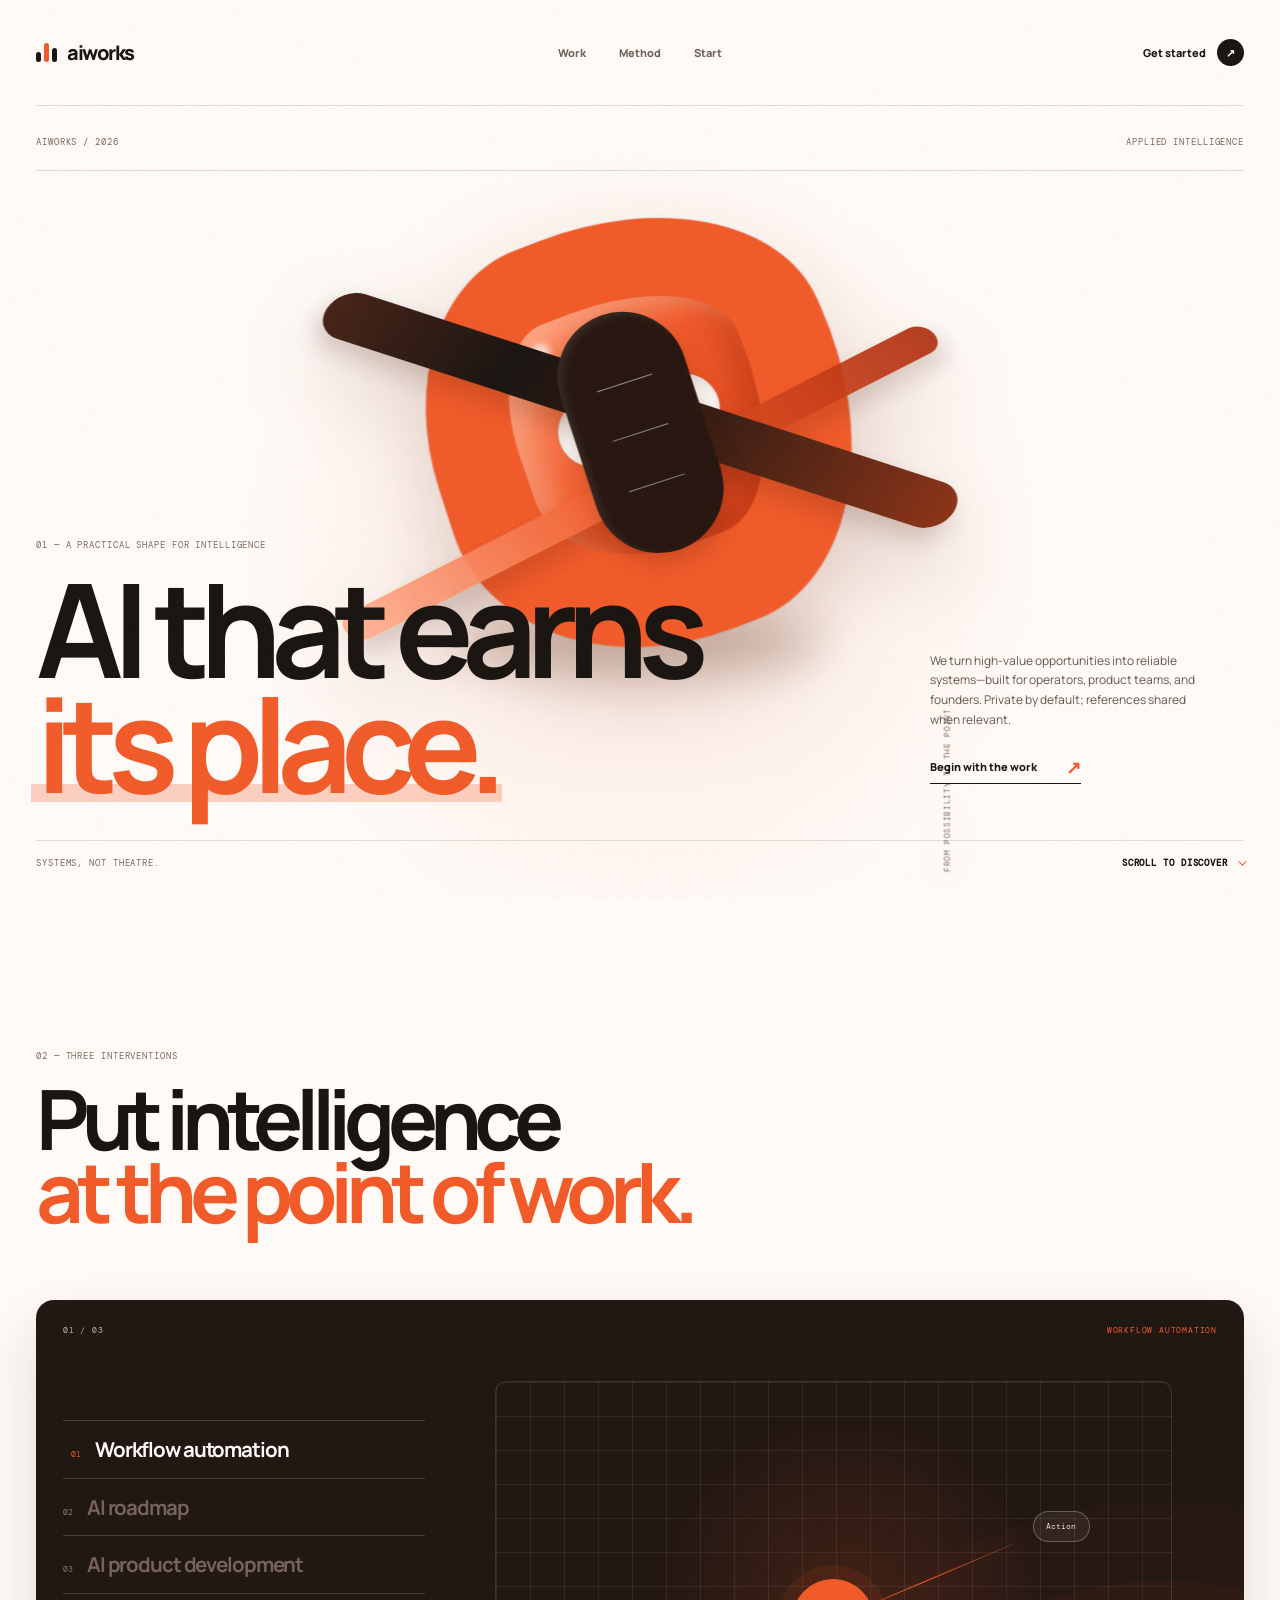
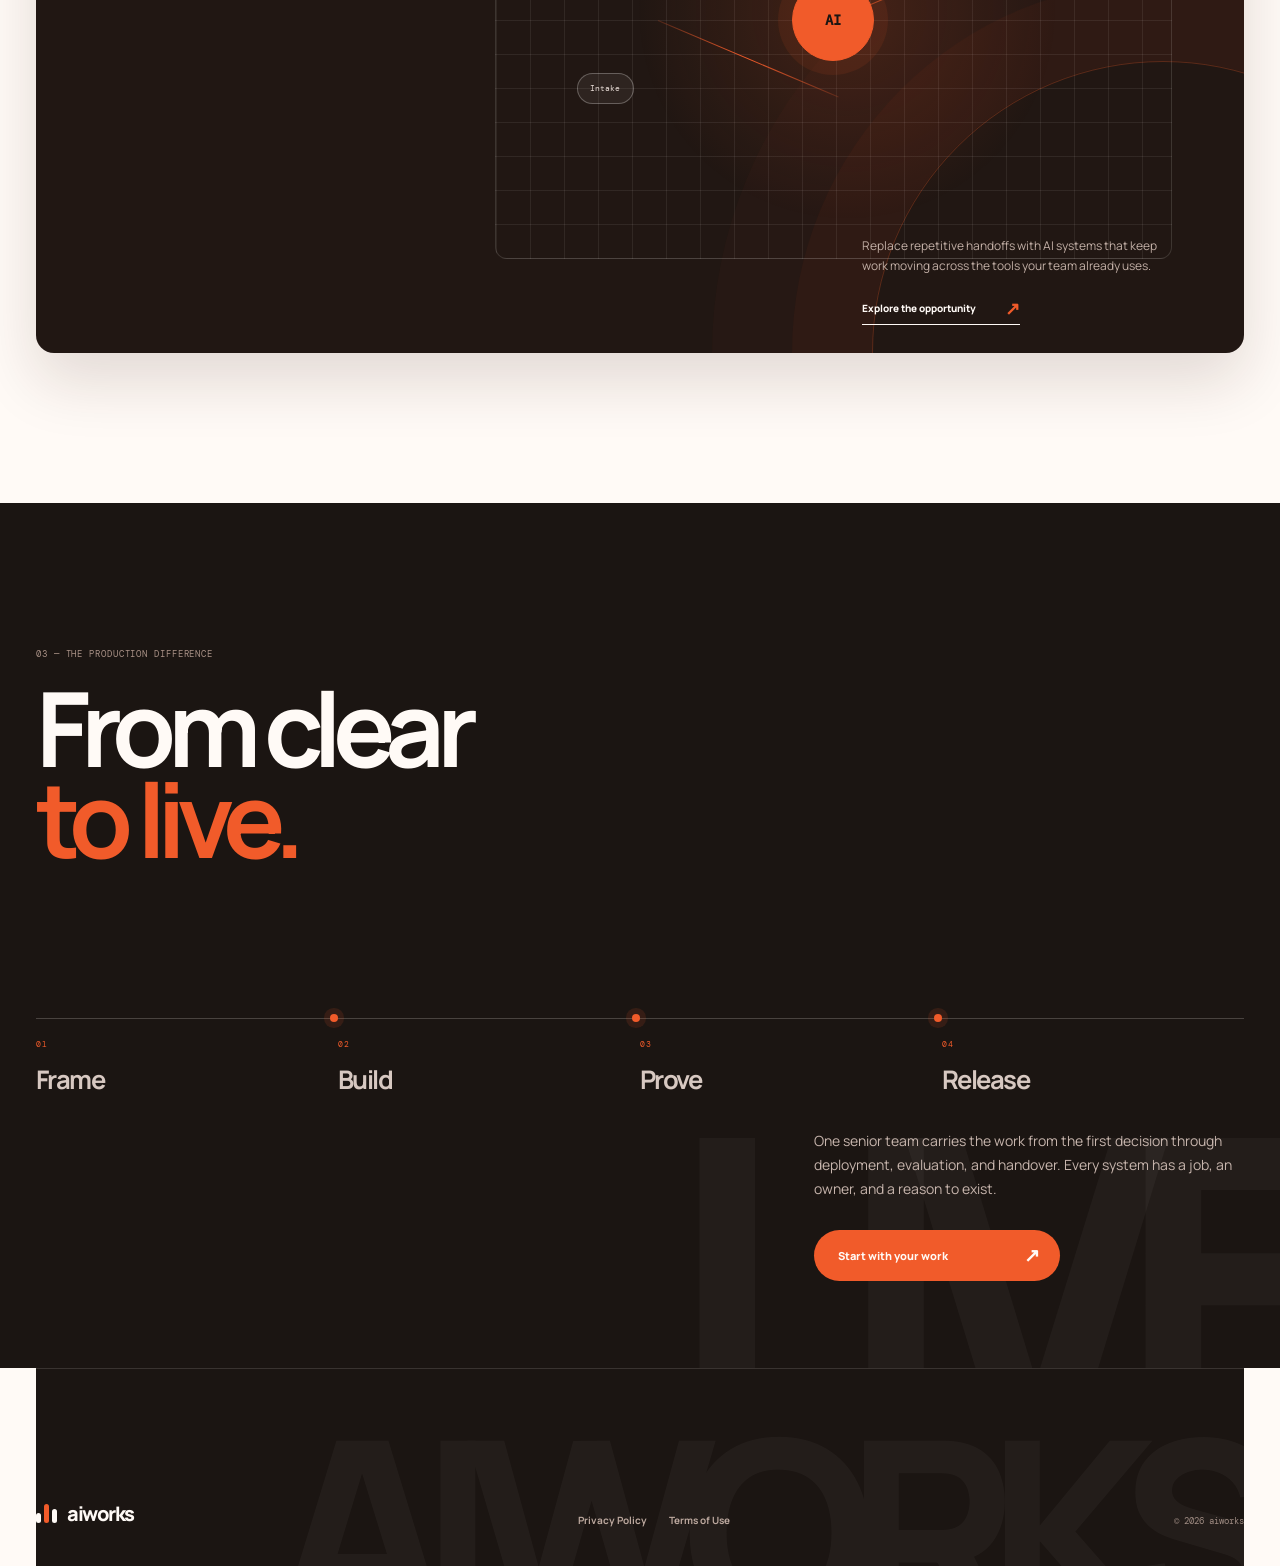
<file: index.html>
<!doctype html>
<html lang="en">
  <head>
    <meta charset="UTF-8" />
    <meta name="viewport" content="width=device-width, initial-scale=1.0" />
    <meta name="description" content="AIWorks puts AI to work where it matters—across operations, products, and strategy." />
    <title>AIWorks — Put AI to work where it matters</title>
    <link rel="preconnect" href="https://fonts.googleapis.com" />
    <link rel="preconnect" href="https://fonts.gstatic.com" crossorigin />
    <link href="https://fonts.googleapis.com/css2?family=DM+Mono:wght@400;500&family=Manrope:wght@400;500;600;700;800&display=swap" rel="stylesheet" />
    <link rel="stylesheet" href="styles.css" />
  </head>
  <body>
    <div class="grain" aria-hidden="true"></div>

    <header class="site-header shell">
      <a class="brand" href="#top" aria-label="AIWorks home"><span class="brand-mark"><i></i><i></i><i></i></span><span>aiworks</span></a>
      <nav class="desktop-nav" aria-label="Primary navigation">
        <a href="#interventions">Work</a>
        <a href="#delivery">Method</a>
        <a href="#contact">Start</a>
      </nav>
      <a class="header-cta" href="https://cal.com/prasoon.aiworks" target="_blank" rel="noreferrer">Get started <span aria-hidden="true">↗</span></a>
      <button class="menu-button" type="button" aria-label="Open menu" aria-expanded="false"><span></span><span></span></button>
    </header>

    <main id="top">
      <section class="manifesto-hero" aria-labelledby="manifesto-title">
        <div class="manifesto-meta shell">
          <span>AIWorks / 2026</span>
          <span>Applied intelligence</span>
        </div>

        <figure class="work-aperture" aria-label="A sculptural aperture representing AI focused on real work">
          <span class="aperture-shadow" aria-hidden="true"></span>
          <span class="aperture-disc" aria-hidden="true"></span>
          <span class="aperture-band aperture-band-one" aria-hidden="true"></span>
          <span class="aperture-band aperture-band-two" aria-hidden="true"></span>
          <span class="aperture-core" aria-hidden="true"><i></i><i></i><i></i></span>
          <figcaption>From possibility to the point.</figcaption>
        </figure>

        <div class="manifesto-copy shell">
          <p class="section-index">01 — A practical shape for intelligence</p>
          <h1 id="manifesto-title">AI that earns<br /><em>its place.</em></h1>
          <div class="manifesto-aside">
            <p>We turn high-value opportunities into reliable systems—built for operators, product teams, and founders. Private by default; references shared when relevant.</p>
            <a class="manifesto-cta" href="https://cal.com/prasoon.aiworks" target="_blank" rel="noreferrer">Begin with the work <span aria-hidden="true">↗</span></a>
          </div>
        </div>

        <div class="manifesto-foot shell">
          <span>Systems, not theatre.</span>
          <a href="#interventions">Scroll to discover <i aria-hidden="true"></i></a>
        </div>
      </section>

      <section class="interventions" id="interventions" data-interventions data-active="automation" aria-labelledby="interventions-title">
        <div class="shell">
          <div class="interventions-heading reveal">
            <p class="section-index">02 — Three interventions</p>
            <h2 id="interventions-title">Put intelligence<br /><em>at the point of work.</em></h2>
          </div>

          <div class="intervention-exhibit reveal">
            <div class="exhibit-meta"><span data-exhibit-number>01 / 03</span><span data-exhibit-title>Workflow Automation</span></div>

            <div class="exhibit-visual" aria-live="polite" aria-atomic="true">
              <figure class="exhibit-scene scene-automation" data-intervention-scene="automation" aria-label="A workflow moves from intake through an AI system to a completed action">
                <span class="flow-link flow-link-one" aria-hidden="true"></span><span class="flow-link flow-link-two" aria-hidden="true"></span>
                <span class="flow-node flow-source">Intake</span><span class="flow-node flow-core">AI</span><span class="flow-node flow-result">Action</span>
              </figure>

              <figure class="exhibit-scene scene-roadmap" data-intervention-scene="roadmap" aria-label="A roadmap reveals the shortest path from opportunity to business impact">
                <span class="route-ring route-ring-one" aria-hidden="true"></span><span class="route-ring route-ring-two" aria-hidden="true"></span><span class="route-ring route-ring-three" aria-hidden="true"></span>
                <span class="route-axis" aria-hidden="true"></span><span class="route-marker">Priority</span><span class="route-outcome">Impact</span>
              </figure>

              <figure class="exhibit-scene scene-product" data-intervention-scene="product" aria-label="Three product surfaces expand around an AI-powered core">
                <span class="product-surface product-surface-one" aria-hidden="true"></span><span class="product-surface product-surface-two" aria-hidden="true"></span><span class="product-surface product-surface-three" aria-hidden="true"></span>
                <span class="product-core">AI</span>
              </figure>
            </div>

            <div class="intervention-controls" aria-label="AIWorks interventions">
              <button class="intervention-control is-active" type="button" data-intervention="automation" aria-pressed="true"><span>01</span><strong>Workflow automation</strong></button>
              <button class="intervention-control" type="button" data-intervention="roadmap" aria-pressed="false"><span>02</span><strong>AI roadmap</strong></button>
              <button class="intervention-control" type="button" data-intervention="product" aria-pressed="false"><span>03</span><strong>AI product development</strong></button>
            </div>

            <div class="intervention-detail">
              <p data-intervention-description>Replace repetitive handoffs with AI systems that keep work moving across the tools your team already uses.</p>
              <a href="https://cal.com/prasoon.aiworks" target="_blank" rel="noreferrer">Explore the opportunity <span aria-hidden="true">↗</span></a>
            </div>
          </div>
        </div>
      </section>

      <section class="delivery" id="delivery" aria-labelledby="delivery-title">
        <div class="delivery-inner shell">
          <p class="section-index">03 — The production difference</p>
          <h2 id="delivery-title">From clear<br /><em>to live.</em></h2>

          <ol class="delivery-arc" aria-label="How AIWorks takes AI systems to production">
            <li><span>01</span> Frame</li>
            <li><span>02</span> Build</li>
            <li><span>03</span> Prove</li>
            <li><span>04</span> Release</li>
          </ol>

          <div class="delivery-close" id="contact">
            <p>One senior team carries the work from the first decision through deployment, evaluation, and handover. Every system has a job, an owner, and a reason to exist.</p>
            <a class="delivery-cta" data-magnetic href="https://cal.com/prasoon.aiworks" target="_blank" rel="noreferrer">Start with your work <span aria-hidden="true">↗</span></a>
          </div>
        </div>
      </section>
    </main>

    <footer class="site-footer shell">
      <div class="footer-watermark" aria-hidden="true">AIWORKS</div>
      <a class="brand" href="#top"><span class="brand-mark"><i></i><i></i><i></i></span><span>aiworks</span></a>
      <div class="footer-links"><span>Privacy Policy</span><span>Terms of Use</span></div>
      <small>© 2026 aiworks</small>
    </footer>

    <script src="script.js"></script>
  </body>
</html>
</file>
<file: styles.css>
:root {
  --ink: #1b1512;
  --canvas: #fffaf6;
  --muted: #70625b;
  --line: rgba(48, 29, 20, .14);
  --orange: #f15b2a;
  --display: "Manrope", Arial, sans-serif;
  --mono: "DM Mono", monospace;
}

* { box-sizing: border-box; }
html { scroll-behavior: smooth; }
body { min-width: 320px; margin: 0; overflow-x: hidden; color: var(--ink); background: var(--canvas); font-family: var(--display); }
a { color: inherit; text-decoration: none; }
button { font: inherit; }
h1, h2, p { margin-top: 0; }
.shell { width: min(1340px, calc(100% - 72px)); margin: 0 auto; }
.grain { position: fixed; z-index: 20; inset: 0; pointer-events: none; opacity: .09; background-image: url("data:image/svg+xml,%3Csvg viewBox='0 0 180 180' xmlns='http://www.w3.org/2000/svg'%3E%3Cfilter id='noise'%3E%3CfeTurbulence type='fractalNoise' baseFrequency='.75' numOctaves='4' stitchTiles='stitch'/%3E%3C/filter%3E%3Crect width='100%25' height='100%25' filter='url(%23noise)' opacity='.2'/%3E%3C/svg%3E"); }

.site-header { height: 106px; position: sticky; z-index: 10; top: 0; display: flex; align-items: center; justify-content: space-between; border-bottom: 1px solid var(--line); transition: height .3s ease, border-color .3s ease; }
.site-header::before { content: ""; width: 100vw; height: 100%; position: absolute; z-index: -1; top: 0; left: 50%; opacity: 0; border-bottom: 1px solid rgba(48, 29, 20, .1); background: rgba(255, 250, 246, .86); backdrop-filter: blur(16px); transform: translateX(-50%); transition: opacity .3s ease; }
.site-header.is-scrolled { height: 82px; border-color: transparent; }
.site-header.is-scrolled::before { opacity: 1; }
.brand { display: inline-flex; gap: 10px; align-items: center; font-size: 20px; font-weight: 800; letter-spacing: -.075em; }
.brand-mark { width: 21px; height: 19px; display: flex; gap: 3px; align-items: flex-end; }
.brand-mark i { width: 5px; display: block; border-radius: 4px; background: var(--ink); }
.brand-mark i:nth-child(1) { height: 10px; }
.brand-mark i:nth-child(2) { height: 19px; background: var(--orange); }
.brand-mark i:nth-child(3) { height: 14px; }
.desktop-nav { position: absolute; left: 50%; display: flex; gap: 33px; color: #70645e; font-size: 11px; font-weight: 800; transform: translateX(-50%); }
.desktop-nav a { transition: color .2s ease, transform .2s ease; }
.desktop-nav a:hover { color: var(--orange); transform: translateY(-2px); }
.header-cta { display: inline-flex; gap: 11px; align-items: center; font-size: 11px; font-weight: 800; }
.header-cta span { width: 27px; height: 27px; display: grid; place-items: center; border-radius: 50%; color: var(--canvas); background: var(--ink); transition: transform .22s ease, background .22s ease; }
.header-cta:hover span { background: var(--orange); transform: rotate(45deg); }
.menu-button { display: none; }

h1, h2 { font-weight: 700; letter-spacing: -.085em; line-height: .88; }
h1 em, h2 em { color: var(--orange); font-style: normal; }
.section-index { margin: 0; color: #7d6b62; font: 9px var(--mono); letter-spacing: .1em; text-transform: uppercase; }

.manifesto-hero { min-height: calc(100svh - 106px); padding: 30px 0 31px; position: relative; display: flex; overflow: hidden; flex-direction: column; isolation: isolate; }
.manifesto-hero::before { content: ""; width: min(850px, 71vw); aspect-ratio: 1; position: absolute; z-index: -2; top: 2%; left: 50%; opacity: .77; border-radius: 50%; background: radial-gradient(circle, rgba(241, 91, 42, .13), rgba(241, 91, 42, 0) 67%); transform: translateX(-50%); }
.manifesto-meta, .manifesto-foot { position: relative; z-index: 3; display: flex; align-items: center; justify-content: space-between; color: #796861; font: 9px var(--mono); letter-spacing: .1em; text-transform: uppercase; }
.manifesto-meta { padding-bottom: 22px; border-bottom: 1px solid var(--line); }
.work-aperture { width: clamp(390px, 46vw, 660px); aspect-ratio: 1; position: absolute; z-index: 1; top: 4%; left: 50%; margin: 0; filter: drop-shadow(0 38px 42px rgba(84, 34, 15, .18)); transform: translateX(-50%); }
.aperture-shadow { width: 63%; height: 10%; position: absolute; left: 18%; bottom: 9%; border-radius: 50%; opacity: .28; background: #714329; filter: blur(22px); }
.aperture-disc { width: 72%; height: 74%; position: absolute; left: 14%; top: 11%; border: clamp(49px, 6.8vw, 92px) solid var(--orange); border-radius: 36% 57% 41% 53% / 48% 38% 60% 41%; background: linear-gradient(138deg, #ff9d78 0%, var(--orange) 48%, #da4219 100%); box-shadow: inset 18px 18px 23px rgba(255, 214, 193, .3), inset -18px -21px 31px rgba(114, 20, 0, .2), 0 0 0 1px rgba(97, 28, 8, .1); transform: rotate(-21deg) perspective(700px) rotateX(10deg); }
.aperture-disc::before { content: ""; width: 66%; height: 27%; position: absolute; left: 17%; top: 36%; border-radius: 999px; background: var(--canvas); box-shadow: inset 0 4px 11px rgba(53, 25, 11, .12), 0 0 0 1px rgba(151, 56, 23, .13); transform: rotate(7deg); }
.aperture-disc::after { content: ""; width: 8%; height: 8%; position: absolute; top: 7%; left: 18%; border-radius: 50%; background: rgba(255, 247, 242, .72); filter: blur(3px); }
.aperture-band { position: absolute; left: -6%; z-index: 2; width: 112%; height: clamp(38px, 4vw, 57px); border-radius: 999px; box-shadow: 0 13px 23px rgba(67, 21, 6, .19); }
.aperture-band-one { top: 42%; background: linear-gradient(90deg, #482418, #1b1512 29%, #3a1e14 61%, #8c3418); transform: rotate(18deg) skewX(-15deg); }
.aperture-band-two { top: 56%; z-index: 0; height: clamp(20px, 2.5vw, 35px); opacity: .92; background: linear-gradient(90deg, #ffb091, var(--orange) 48%, #ae2e10); transform: rotate(-27deg) skewX(16deg); }
.aperture-core { width: 22%; height: 42%; position: absolute; z-index: 3; left: 39%; top: 29%; padding: 12% 0; display: flex; flex-direction: column; justify-content: space-between; border-radius: 999px; background: #281711; box-shadow: inset 4px 4px 9px rgba(255, 255, 255, .09), 0 10px 21px rgba(85, 24, 8, .22); transform: rotate(-18deg); }
.aperture-core i { width: 45%; height: 1px; display: block; margin: 0 auto; background: rgba(255, 250, 246, .52); }
.work-aperture figcaption { position: absolute; z-index: 4; right: -3%; bottom: 4%; color: #7d685e; font: 8px var(--mono); letter-spacing: .08em; text-transform: uppercase; transform: rotate(-90deg); transform-origin: right bottom; }
.manifesto-copy { margin: auto auto 0; position: relative; z-index: 2; }
.manifesto-copy h1 { max-width: 920px; margin: 20px 0 0; font-size: clamp(76px, 10.2vw, 148px); }
.manifesto-copy h1 em { display: inline-block; position: relative; z-index: 0; }
.manifesto-copy h1 em::after { content: ""; height: .14em; position: absolute; z-index: -1; right: -.04em; bottom: -.01em; left: -.04em; opacity: .26; background: var(--orange); }
.manifesto-aside { width: 278px; position: absolute; right: 3%; bottom: 1.3vw; }
.manifesto-aside p { margin: 0 0 25px; color: #64554e; font-size: 12px; line-height: 1.64; }
.manifesto-cta, .intervention-detail a { display: inline-flex; gap: 29px; align-items: center; padding-bottom: 9px; border-bottom: 1px solid currentColor; font-size: 11px; font-weight: 800; transition: color .25s ease, border-color .25s ease, gap .25s ease; }
.manifesto-cta span, .intervention-detail a span { color: var(--orange); font-size: 18px; line-height: 10px; }
.manifesto-cta:hover, .intervention-detail a:hover { gap: 37px; color: var(--orange); }
.manifesto-foot { margin-top: 39px; padding-top: 16px; border-top: 1px solid var(--line); }
.manifesto-foot a { display: inline-flex; gap: 10px; align-items: center; color: var(--ink); font-weight: 700; }
.manifesto-foot i { width: 6px; height: 6px; display: block; border-right: 1px solid var(--orange); border-bottom: 1px solid var(--orange); transform: rotate(45deg) translateY(-2px); }

.interventions { padding: 150px 0; }
.interventions-heading { width: min(760px, 100%); }
.interventions-heading h2 { margin: 20px 0 0; font-size: clamp(54px, 6.5vw, 98px); }
.intervention-exhibit { height: min(675px, 51vw); min-height: 570px; margin-top: 72px; padding: 27px; position: relative; overflow: hidden; border-radius: 18px; color: var(--canvas); background: #211713; box-shadow: 0 28px 62px rgba(50, 23, 11, .14); }
.intervention-exhibit::after { content: ""; width: 580px; aspect-ratio: 1; position: absolute; z-index: 0; right: -210px; bottom: -290px; border: 1px solid rgba(241, 91, 42, .28); border-radius: 50%; box-shadow: 0 0 0 80px rgba(241, 91, 42, .04), 0 0 0 160px rgba(241, 91, 42, .025); }
.exhibit-meta { position: absolute; z-index: 4; top: 25px; right: 27px; left: 27px; display: flex; justify-content: space-between; color: #c4b2a9; font: 8px var(--mono); letter-spacing: .1em; text-transform: uppercase; }
.exhibit-meta span:last-child { color: var(--orange); }
.exhibit-visual { position: absolute; z-index: 1; top: 81px; right: 6%; bottom: 94px; left: 38%; overflow: hidden; border: 1px solid rgba(255, 250, 246, .13); border-radius: 12px; background: radial-gradient(circle at 52% 48%, rgba(241, 91, 42, .16), rgba(241, 91, 42, 0) 49%), linear-gradient(rgba(255, 250, 246, .075) 1px, transparent 1px), linear-gradient(90deg, rgba(255, 250, 246, .075) 1px, transparent 1px); background-size: auto, 34px 34px, 34px 34px; }
.exhibit-scene { position: absolute; inset: 0; margin: 0; opacity: 0; transform: scale(.96); transition: opacity .45s ease, transform .45s cubic-bezier(.2, .8, .2, 1); }
.interventions[data-active="automation"] .scene-automation, .interventions[data-active="roadmap"] .scene-roadmap, .interventions[data-active="product"] .scene-product { opacity: 1; transform: none; }
.flow-link { height: 1px; position: absolute; top: 50%; left: 24%; transform-origin: left; background: linear-gradient(90deg, rgba(241, 91, 42, .2), var(--orange), rgba(241, 91, 42, .2)); }
.flow-link-one { width: 29%; transform: rotate(23deg); }
.flow-link-two { width: 29%; left: 50%; transform: rotate(-23deg); }
.flow-node { min-width: 57px; height: 31px; padding: 0 10px; position: absolute; display: flex; align-items: center; justify-content: center; border: 1px solid rgba(255, 250, 246, .27); border-radius: 99px; color: #e7dbd5; background: rgba(255, 250, 246, .06); font: 8px var(--mono); }
.flow-source { left: 12%; top: 61%; }
.flow-core { width: 82px; height: 82px; left: calc(50% - 41px); top: calc(50% - 41px); border-color: var(--orange); border-radius: 50%; color: var(--ink); background: var(--orange); font-size: 14px; font-weight: 700; box-shadow: 0 0 0 14px rgba(241, 91, 42, .09); }
.flow-result { right: 12%; top: 27%; }
.route-ring { position: absolute; left: 50%; top: 50%; border: 1px solid rgba(255, 250, 246, .17); border-radius: 50%; transform: translate(-50%, -50%); }
.route-ring-one { width: 58%; aspect-ratio: 1; }
.route-ring-two { width: 39%; aspect-ratio: 1; border-color: rgba(241, 91, 42, .52); }
.route-ring-three { width: 21%; aspect-ratio: 1; border-style: dashed; }
.route-axis { width: 72%; height: 1px; position: absolute; left: 14%; top: 50%; background: linear-gradient(90deg, transparent, var(--orange), transparent); transform: rotate(-29deg); }
.route-marker, .route-outcome { position: absolute; padding: 8px 11px; border-radius: 99px; font: 8px var(--mono); }
.route-marker { left: 24%; top: 62%; color: var(--ink); background: var(--orange); }
.route-outcome { right: 20%; top: 26%; border: 1px solid rgba(255, 250, 246, .27); color: #e7dbd5; background: rgba(255, 250, 246, .06); }
.product-surface { width: 38%; aspect-ratio: .9; position: absolute; border: 1px solid rgba(255, 250, 246, .25); border-radius: 9px; background: linear-gradient(135deg, rgba(255, 250, 246, .1), rgba(255, 250, 246, .025)); box-shadow: 0 18px 27px rgba(0, 0, 0, .2); }
.product-surface::after { content: ""; width: 42%; height: 3px; position: absolute; left: 15%; top: 17%; border-radius: 10px; background: rgba(255, 250, 246, .55); box-shadow: 0 15px 0 rgba(255, 250, 246, .21), 0 30px 0 rgba(255, 250, 246, .15); }
.product-surface-one { left: 14%; top: 29%; transform: rotate(-16deg); }
.product-surface-two { left: 31%; top: 15%; z-index: 2; border-color: rgba(241, 91, 42, .65); transform: rotate(3deg); }
.product-surface-three { right: 13%; top: 31%; transform: rotate(17deg); }
.product-core { width: 57px; height: 57px; position: absolute; z-index: 3; left: calc(50% - 28px); top: calc(54% - 28px); display: flex; align-items: center; justify-content: center; border-radius: 50%; color: var(--ink); background: var(--orange); font: 700 12px var(--mono); box-shadow: 0 0 0 9px rgba(241, 91, 42, .12); }
.intervention-controls { width: 30%; position: absolute; z-index: 3; left: 27px; top: 120px; }
.intervention-control { width: 100%; padding: 18px 0; display: flex; gap: 14px; align-items: baseline; text-align: left; color: #76635b; border: 0; border-bottom: 1px solid rgba(255, 250, 246, .17); background: transparent; cursor: pointer; transition: color .25s ease, padding .25s ease; }
.intervention-control:first-child { border-top: 1px solid rgba(255, 250, 246, .17); }
.intervention-control span { color: #8e776b; font: 8px var(--mono); }
.intervention-control strong { font-size: clamp(16px, 1.6vw, 22px); letter-spacing: -.055em; line-height: 1; }
.intervention-control:hover, .intervention-control:focus-visible, .intervention-control.is-active { padding-left: 8px; color: var(--canvas); outline: none; }
.intervention-control.is-active span { color: var(--orange); }
.intervention-control:focus-visible { box-shadow: inset 2px 0 0 var(--orange); }
.intervention-detail { width: min(31%, 310px); position: absolute; z-index: 3; right: 6%; bottom: 28px; }
.intervention-detail p { margin: 0 0 20px; color: #c2afa6; font-size: 12px; line-height: 1.64; }
.intervention-detail a { color: var(--canvas); font-size: 10px; }

.delivery { padding: 145px 0 0; position: relative; overflow: hidden; color: var(--canvas); background: var(--ink); }
.delivery::before { content: "LIVE"; position: absolute; right: -2vw; bottom: -4vw; color: rgba(255, 250, 246, .035); font-size: clamp(180px, 32vw, 560px); font-weight: 800; letter-spacing: -.13em; line-height: .7; pointer-events: none; }
.delivery-inner { min-height: 720px; padding-bottom: 78px; position: relative; }
.delivery .section-index { color: #aa9287; }
.delivery h2 { max-width: 830px; margin: 22px 0 0; color: var(--canvas); font-size: clamp(64px, 8.1vw, 121px); }
.delivery-arc { margin: clamp(90px, 12vw, 170px) 0 0; padding: 0; display: flex; list-style: none; border-top: 1px solid rgba(255, 250, 246, .2); }
.delivery-arc li { width: 25%; min-height: 110px; padding: 20px 16px 0 0; position: relative; color: #d7c8c1; font-size: clamp(18px, 2vw, 29px); font-weight: 700; letter-spacing: -.06em; }
.delivery-arc li:not(:last-child)::after { content: ""; width: 8px; height: 8px; position: absolute; top: -5px; right: 0; border-radius: 50%; background: var(--orange); box-shadow: 0 0 0 6px rgba(241, 91, 42, .12); }
.delivery-arc span { display: block; margin-bottom: 13px; color: var(--orange); font: 8px var(--mono); letter-spacing: .08em; }
.delivery-close { width: min(430px, 100%); margin-left: auto; }
.delivery-close p { margin: 0 0 29px; color: #c7b5ad; font-size: 14px; line-height: 1.7; }
.delivery-cta { --mag-x: 0px; --mag-y: 0px; min-width: 246px; padding: 18px 20px 18px 24px; display: inline-flex; gap: 31px; align-items: center; justify-content: space-between; border-radius: 99px; color: var(--canvas); background: var(--orange); font-size: 11px; font-weight: 800; transform: translate(var(--mag-x), var(--mag-y)); transition: transform .28s cubic-bezier(.2, .85, .25, 1), background .22s ease; }
.delivery-cta span { font-size: 19px; line-height: 10px; }
.delivery-cta:hover { background: #d9491e; transform: translate(var(--mag-x), calc(var(--mag-y) - 3px)); }

.site-footer { min-height: 198px; padding: 39px 0; position: relative; display: flex; overflow: hidden; align-items: flex-end; justify-content: space-between; gap: 30px; isolation: isolate; border-top: 1px solid rgba(255, 250, 246, .13); color: var(--canvas); background: var(--ink); }
.site-footer .brand-mark i { background: var(--canvas); }
.site-footer .brand-mark i:nth-child(2) { background: var(--orange); }
.footer-watermark { position: absolute; z-index: -1; right: -1.2vw; bottom: -4.4vw; color: var(--canvas); font-size: clamp(130px, 20vw, 430px); font-weight: 800; letter-spacing: -.12em; line-height: .75; opacity: .035; pointer-events: none; }
.footer-links { display: flex; gap: 22px; color: #bca89e; font-size: 10px; font-weight: 700; }
.site-footer small { color: #9f8c83; font: 9px var(--mono); }

.reveal { opacity: 0; transform: translateY(24px); transition: opacity .75s ease, transform .75s cubic-bezier(.2, .85, .25, 1); }
.reveal.is-visible { opacity: 1; transform: none; }

@media (max-width: 920px) {
  .shell { width: min(100% - 48px, 650px); }
  .site-header { height: 82px; }
  .desktop-nav, .header-cta { display: none; }
  .menu-button { width: 34px; height: 34px; padding: 0; display: flex; flex-direction: column; justify-content: center; gap: 6px; align-items: flex-end; border: 0; background: transparent; }
  .menu-button span { width: 25px; height: 2px; display: block; background: var(--ink); transition: transform .2s ease, width .2s ease; }
  .menu-button span:last-child { width: 15px; }
  .menu-button[aria-expanded="true"] span:first-child { transform: translateY(4px) rotate(45deg); }
  .menu-button[aria-expanded="true"] span:last-child { width: 25px; transform: translateY(-4px) rotate(-45deg); }
  .desktop-nav.is-open { width: 100%; padding: 9px 17px; position: absolute; z-index: 5; top: 68px; left: 0; display: flex; flex-direction: column; gap: 0; border-radius: 10px; color: var(--canvas); background: var(--ink); box-shadow: 0 18px 34px rgba(6, 17, 14, .17); }
  .desktop-nav.is-open a { padding: 13px 0; border-bottom: 1px solid rgba(238, 243, 235, .14); }
  .desktop-nav.is-open a:last-child { border-bottom: 0; }
  .manifesto-hero { min-height: calc(100svh - 82px); }
  .work-aperture { width: min(57vw, 540px); top: 8%; }
  .manifesto-copy h1 { max-width: 610px; font-size: clamp(70px, 10.8vw, 106px); }
  .manifesto-aside { width: 210px; right: 0; }
  .manifesto-aside p { font-size: 11px; }
  .interventions { padding: 108px 0; }
  .intervention-exhibit { height: 650px; margin-top: 52px; }
  .exhibit-visual { left: 36%; }
  .intervention-controls { width: 31%; }
  .intervention-detail { width: 38%; }
  .delivery { padding-top: 108px; }
  .delivery-inner { min-height: 600px; }
}

@media (max-width: 620px) {
  .shell { width: calc(100% - 32px); }
  .manifesto-hero { min-height: auto; padding: 19px 0 29px; }
  .manifesto-hero::before { width: 115vw; top: 7%; }
  .manifesto-meta { padding-bottom: 18px; font-size: 7px; }
  .work-aperture { width: min(108vw, 440px); position: relative; top: auto; left: auto; margin: 46px auto -12px; transform: none; }
  .work-aperture figcaption { display: none; }
  .manifesto-copy { margin: 0 auto; }
  .section-index { font-size: 8px; }
  .manifesto-copy h1 { max-width: none; margin-top: 15px; font-size: clamp(59px, 18vw, 78px); letter-spacing: -.1em; }
  .manifesto-aside { width: auto; position: relative; right: auto; bottom: auto; margin: 28px 0 0; }
  .manifesto-aside p { max-width: 290px; margin-bottom: 21px; font-size: 12px; }
  .manifesto-cta { gap: 24px; font-size: 10px; }
  .manifesto-foot { margin-top: 49px; padding-top: 14px; font-size: 7px; }
  .interventions { padding: 82px 0; }
  .interventions-heading h2 { font-size: 51px; }
  .intervention-exhibit { height: auto; min-height: 0; margin-top: 39px; padding: 18px; display: flex; flex-direction: column; }
  .exhibit-meta { position: relative; top: auto; right: auto; left: auto; margin-bottom: 20px; }
  .exhibit-visual { height: 290px; position: relative; top: auto; right: auto; bottom: auto; left: auto; order: 2; }
  .intervention-controls { width: 100%; position: relative; top: auto; left: auto; order: 1; margin-bottom: 22px; }
  .intervention-control { padding: 13px 0; }
  .intervention-control strong { font-size: 16px; }
  .intervention-detail { width: auto; position: relative; right: auto; bottom: auto; order: 3; margin-top: 20px; }
  .intervention-detail p { font-size: 11px; }
  .intervention-exhibit::after { width: 370px; right: -180px; bottom: -250px; }
  .flow-source { left: 7%; top: 63%; }
  .flow-result { right: 7%; top: 24%; }
  .route-marker { left: 17%; top: 65%; }
  .route-outcome { right: 14%; top: 21%; }
  .delivery { padding: 83px 0 0; }
  .delivery-inner { min-height: 0; padding-bottom: 64px; }
  .delivery h2 { margin-top: 16px; font-size: 64px; }
  .delivery-arc { margin: 70px 0 66px; flex-wrap: wrap; }
  .delivery-arc li { width: 50%; min-height: 91px; font-size: 21px; }
  .delivery-arc li:nth-child(2)::after { display: none; }
  .delivery-close { margin-left: 0; }
  .delivery-close p { font-size: 13px; }
  .site-footer { min-height: 230px; padding: 35px 0; flex-direction: column; align-items: flex-start; gap: 18px; }
  .footer-links { flex-wrap: wrap; }
}

@media (prefers-reduced-motion: reduce) {
  *, *::before, *::after { scroll-behavior: auto !important; animation-duration: .01ms !important; animation-iteration-count: 1 !important; transition-duration: .01ms !important; }
  .reveal { opacity: 1; transform: none; }
}
</file>
